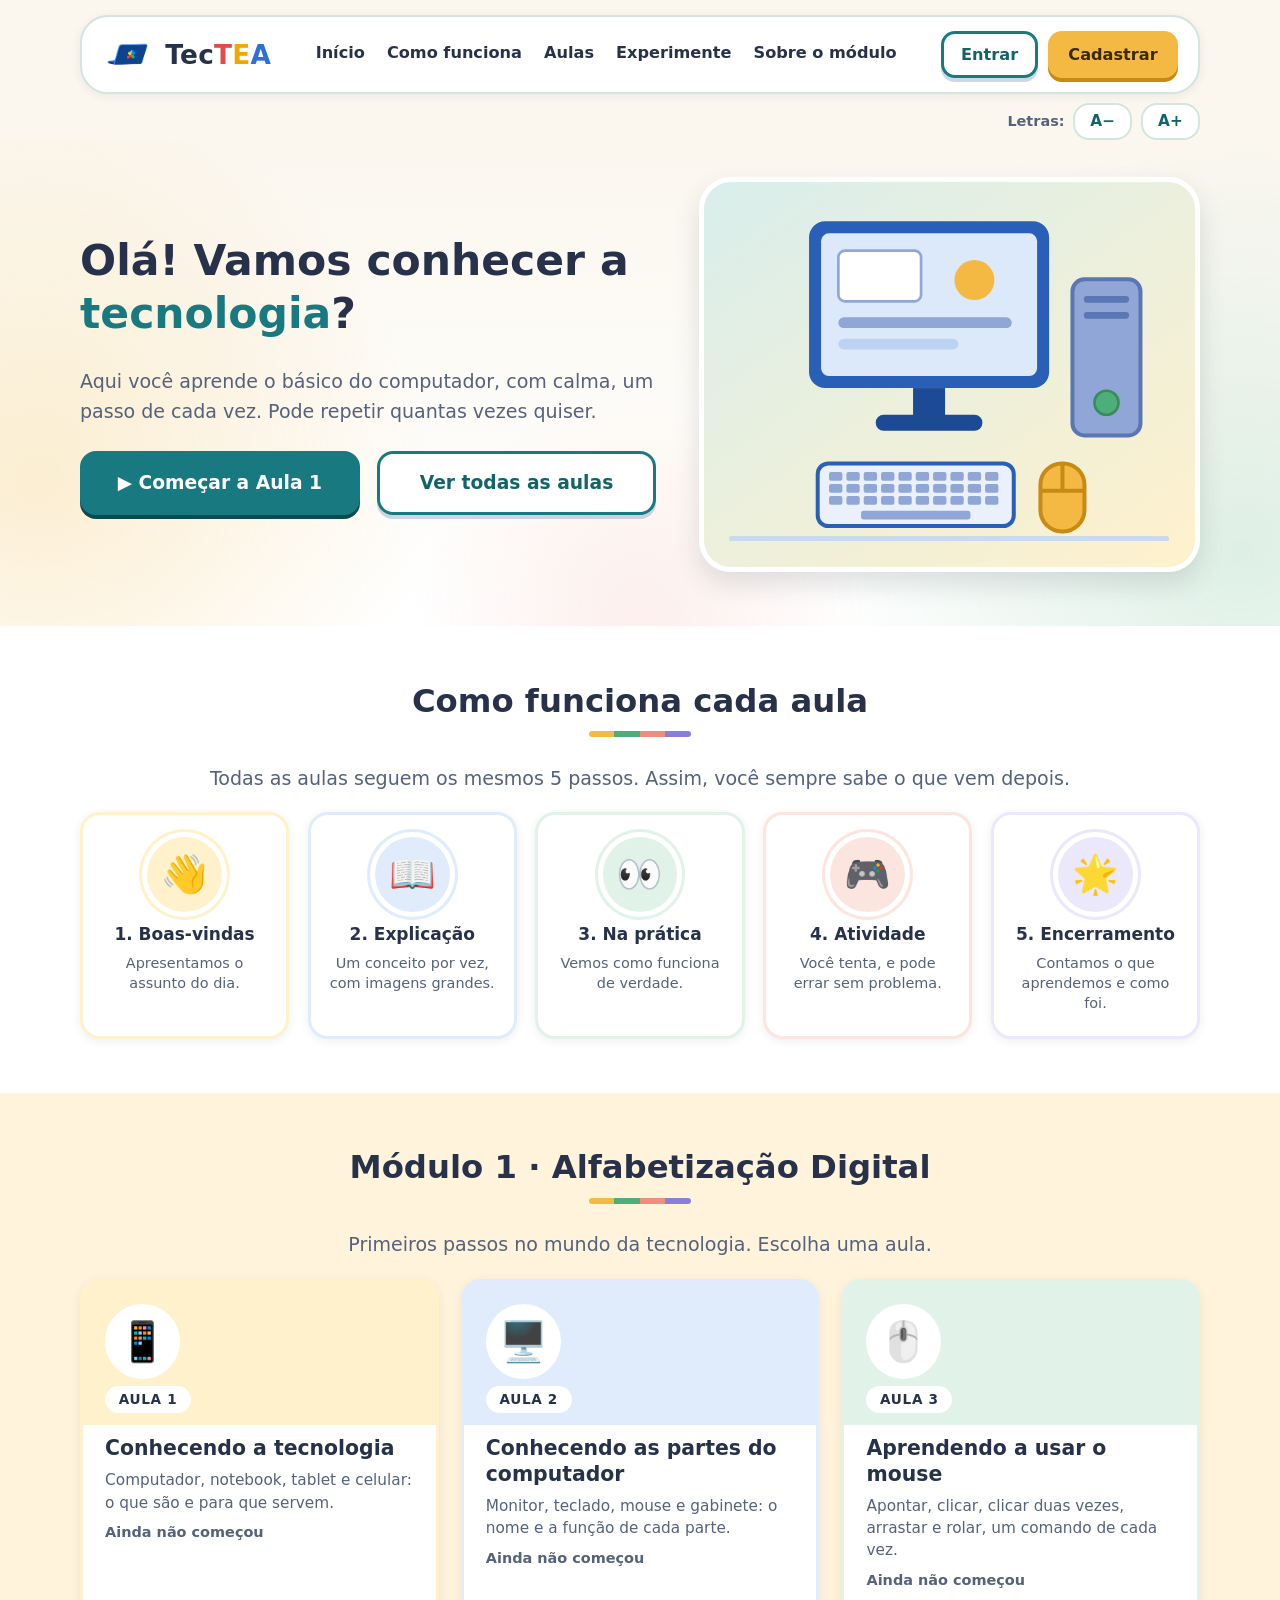
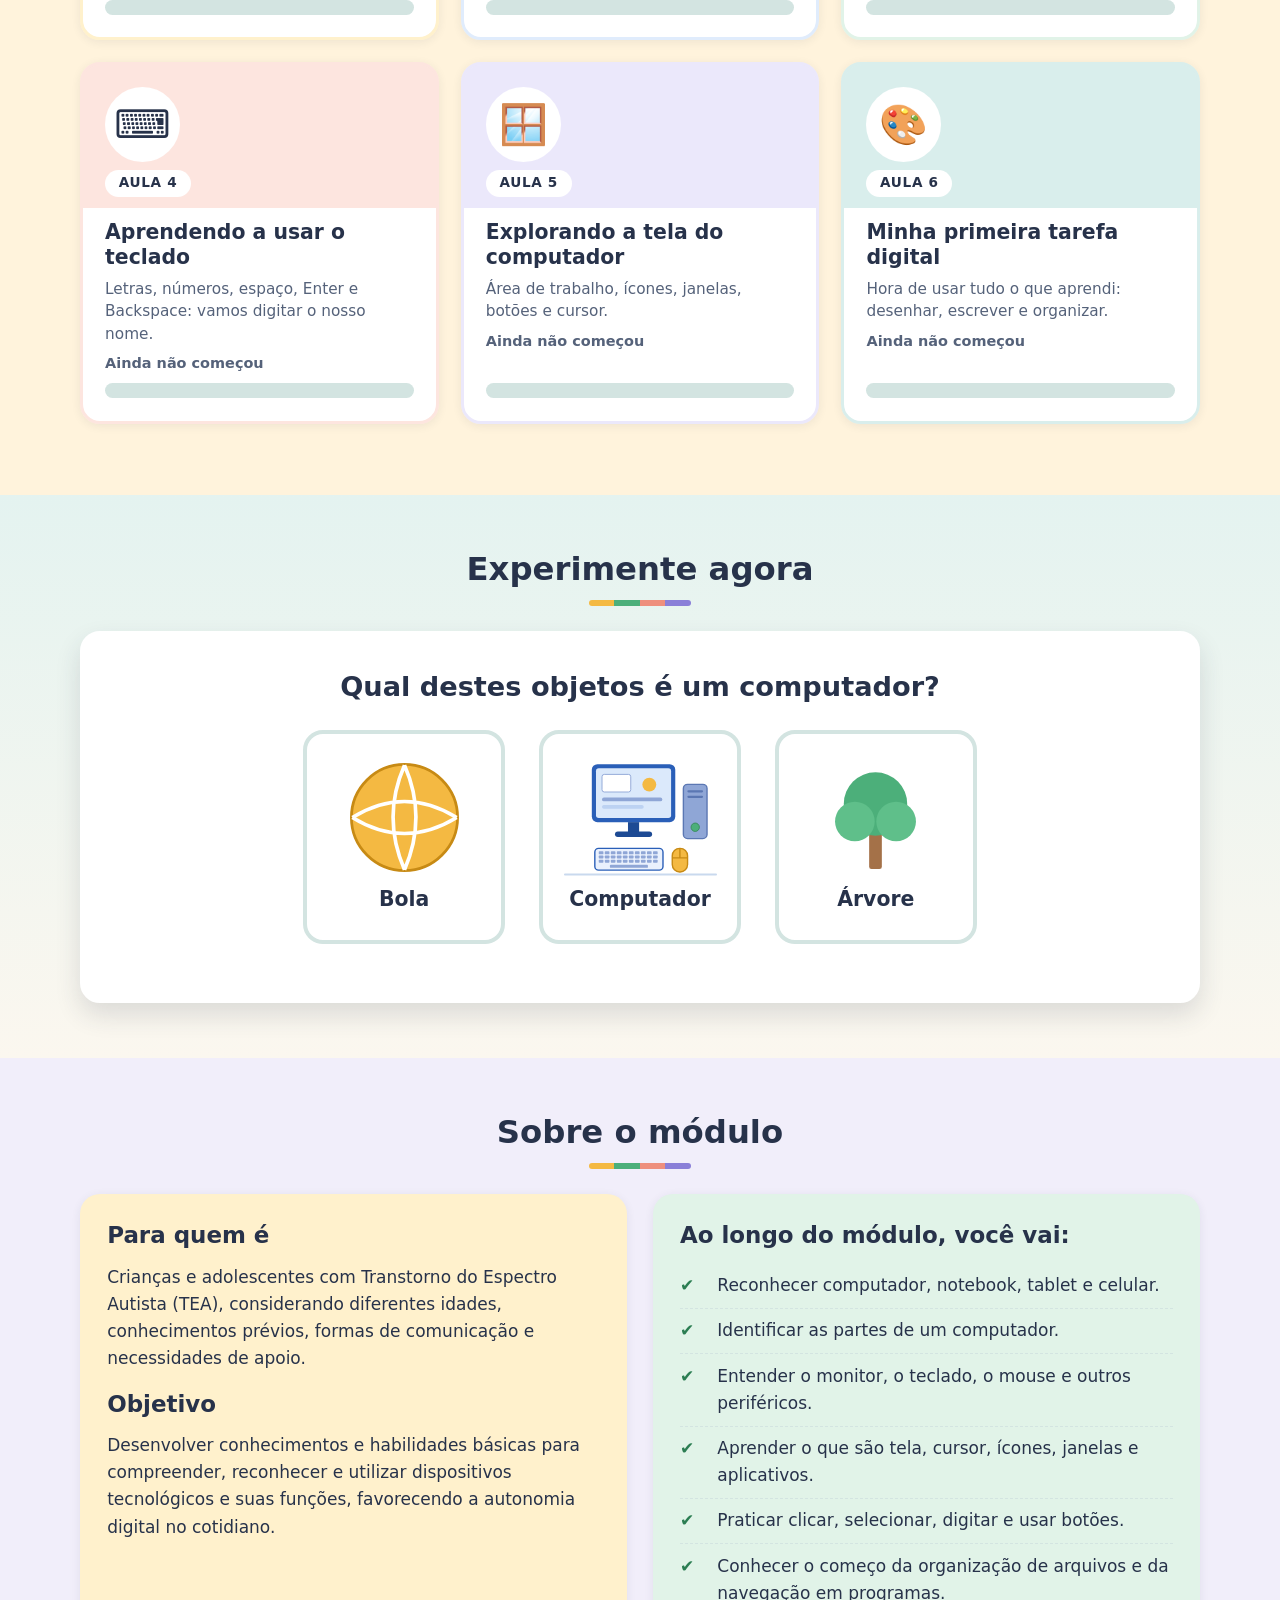
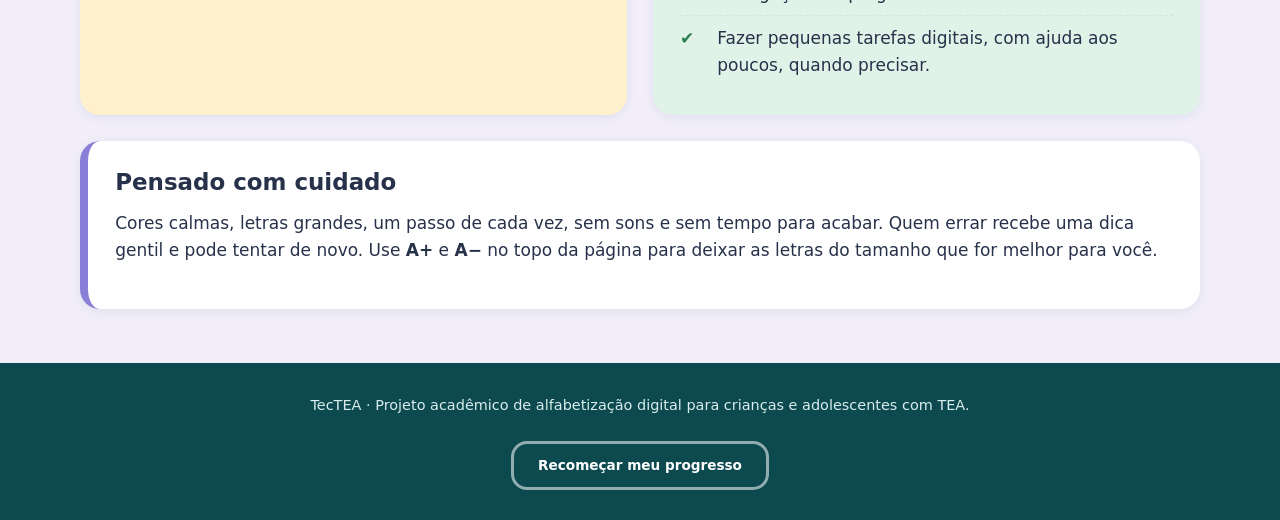
<file: index.html>
<!DOCTYPE html>
<html lang="pt-BR">
<head>
  <meta charset="UTF-8">
  <meta name="viewport" content="width=device-width, initial-scale=1">
  <title>TecTEA · Aprendendo tecnologia no seu ritmo</title>
  <meta name="theme-color" content="#2a5fb8">
  <meta name="description" content="Mini curso de alfabetização digital para crianças e adolescentes com Transtorno do Espectro Autista (TEA).">
  <link rel="icon" href="assets/logo.png">
  <link rel="stylesheet" href="css/style.css?v=4">
</head>
<body>

  <div id="site-header"></div>

  <main id="conteudo">

    <!-- 1. BOAS-VINDAS -->
    <section class="hero" id="inicio" aria-labelledby="t-hero">
      <div class="container hero-grid">
        <div>
          <h1 id="t-hero">Olá! Vamos conhecer a <span class="hl">tecnologia</span>?</h1>
          <p class="lead">Aqui você aprende o básico do computador, com calma, um passo de cada vez. Pode repetir quantas vezes quiser.</p>
          <div class="hero-actions">
            <a class="btn btn-primary btn-big" href="aula.html?id=1">▶ Começar a Aula 1</a>
            <a class="btn btn-big" href="#aulas">Ver todas as aulas</a>
          </div>
        </div>
        <div class="hero-art" data-img="computador" role="img" aria-label="Desenho de um computador com monitor, teclado, mouse e gabinete"></div>
      </div>
    </section>

    <!-- 2. COMO FUNCIONA -->
    <section class="section" id="como-funciona" aria-labelledby="t-como">
      <div class="container">
        <h2 class="section-title" id="t-como">Como funciona cada aula</h2>
        <p class="lead" style="text-align:center">Todas as aulas seguem os mesmos 5 passos. Assim, você sempre sabe o que vem depois.</p>
        <ol class="steps-grid">
          <li class="step-card"><span class="big-emoji" aria-hidden="true">👋</span><b>1. Boas-vindas</b><span class="sm">Apresentamos o assunto do dia.</span></li>
          <li class="step-card"><span class="big-emoji" aria-hidden="true">📖</span><b>2. Explicação</b><span class="sm">Um conceito por vez, com imagens grandes.</span></li>
          <li class="step-card"><span class="big-emoji" aria-hidden="true">👀</span><b>3. Na prática</b><span class="sm">Vemos como funciona de verdade.</span></li>
          <li class="step-card"><span class="big-emoji" aria-hidden="true">🎮</span><b>4. Atividade</b><span class="sm">Você tenta, e pode errar sem problema.</span></li>
          <li class="step-card"><span class="big-emoji" aria-hidden="true">🌟</span><b>5. Encerramento</b><span class="sm">Contamos o que aprendemos e como foi.</span></li>
        </ol>
      </div>
    </section>

    <!-- 3. AULAS -->
    <section class="section alt" id="aulas" aria-labelledby="t-aulas">
      <div class="container">
        <h2 class="section-title" id="t-aulas">Módulo 1 · Alfabetização Digital</h2>
        <p class="lead" style="text-align:center">Primeiros passos no mundo da tecnologia. Escolha uma aula.</p>
        <ul class="aulas-grid" id="lista-aulas" style="list-style:none;padding:0"></ul>
      </div>
    </section>

    <!-- 4. EXERCÍCIO PARA EXPERIMENTAR -->
    <section class="section" id="experimente" aria-labelledby="t-exp">
      <div class="container">
        <h2 class="section-title" id="t-exp">Experimente agora</h2>
        <div class="card">
          <div id="mini-exercicio"></div>
        </div>
      </div>
    </section>

    <!-- 5. SOBRE O MÓDULO -->
    <section class="section alt" id="sobre" aria-labelledby="t-sobre">
      <div class="container">
        <h2 class="section-title" id="t-sobre">Sobre o módulo</h2>
        <div class="about-grid">
          <div class="card">
            <h3>Para quem é</h3>
            <p>Crianças e adolescentes com Transtorno do Espectro Autista (TEA), considerando diferentes idades, conhecimentos prévios, formas de comunicação e necessidades de apoio.</p>
            <h3>Objetivo</h3>
            <p>Desenvolver conhecimentos e habilidades básicas para compreender, reconhecer e utilizar dispositivos tecnológicos e suas funções, favorecendo a autonomia digital no cotidiano.</p>
          </div>
          <div class="card">
            <h3>Ao longo do módulo, você vai:</h3>
            <ul class="check-list">
              <li>Reconhecer computador, notebook, tablet e celular.</li>
              <li>Identificar as partes de um computador.</li>
              <li>Entender o monitor, o teclado, o mouse e outros periféricos.</li>
              <li>Aprender o que são tela, cursor, ícones, janelas e aplicativos.</li>
              <li>Praticar clicar, selecionar, digitar e usar botões.</li>
              <li>Conhecer o começo da organização de arquivos e da navegação em programas.</li>
              <li>Fazer pequenas tarefas digitais, com ajuda aos poucos, quando precisar.</li>
            </ul>
          </div>
        </div>
        <div class="card" style="margin-top:1.5rem">
          <h3>Pensado com cuidado</h3>
          <p>Cores calmas, letras grandes, um passo de cada vez, sem sons e sem tempo para acabar. Quem errar recebe uma dica gentil e pode tentar de novo. Use <b>A+</b> e <b>A−</b> no topo da página para deixar as letras do tamanho que for melhor para você.</p>
        </div>
      </div>
    </section>

  </main>

  <div id="site-footer"></div>

  <script src="js/svgs.js?v=3"></script>
  <script src="js/common.js?v=3"></script>
  <script src="js/activities.js?v=3"></script>
  <script src="js/aulas.js?v=3"></script>
  <script src="js/home.js?v=3"></script>
  <noscript><p style="padding:1rem">Este site precisa de JavaScript para mostrar as aulas e atividades.</p></noscript>
</body>
</html>
</file>
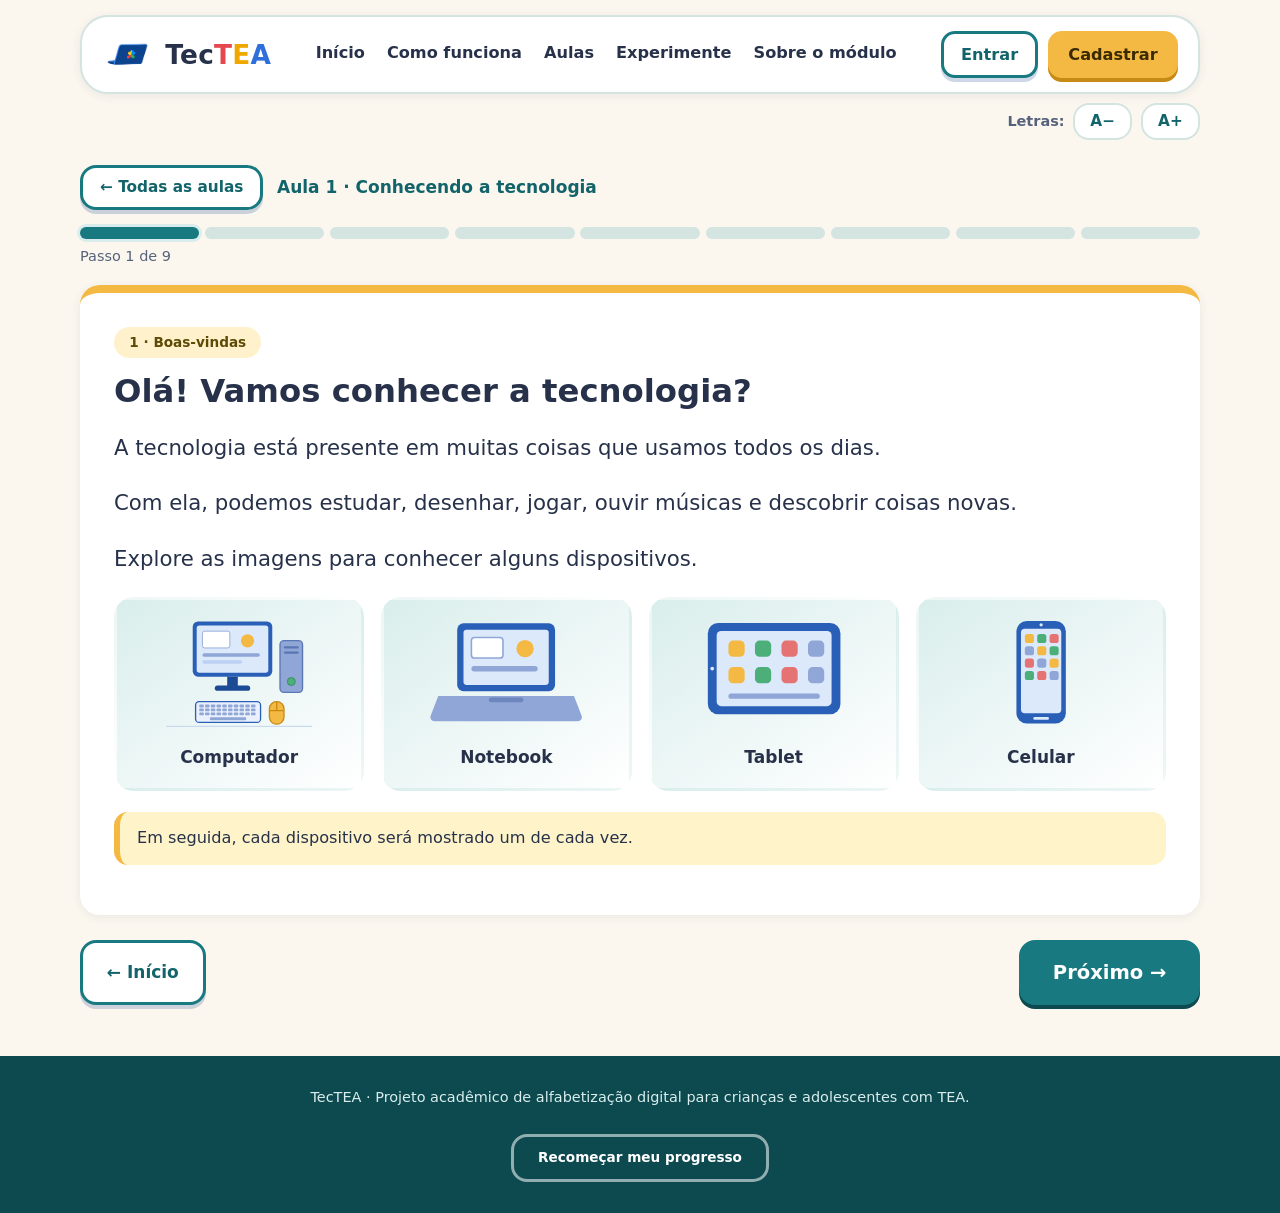
<file: aula.html>
<!DOCTYPE html>
<html lang="pt-BR">
<head>
  <meta charset="UTF-8">
  <meta name="viewport" content="width=device-width, initial-scale=1">
  <title>Aula · TecTEA</title>
  <link rel="icon" href="assets/logo.png">
  <link rel="stylesheet" href="css/style.css">
</head>
<body>

  <div id="site-header"></div>

  <!-- O conteúdo da aula é montado por js/aula.js a partir de js/aulas.js -->
  <main id="conteudo"></main>

  <div id="site-footer"></div>

  <script src="js/svgs.js"></script>
  <script src="js/common.js"></script>
  <script src="js/activities.js"></script>
  <script src="js/aulas.js"></script>
  <script src="js/aula.js"></script>
  <noscript><p style="padding:1rem">Este site precisa de JavaScript para mostrar as aulas e atividades.</p></noscript>
</body>
</html>
</file>
<file: css/style.css>
/* ==========================================================
   TecTEA - estilos
   Princípios: cores acolhedoras, letras grandes, bastante espaço,
   um assunto por vez, sem vermelho de "erro", sem piscar.
   ========================================================== */

:root {
  --bg: #fbf7ef;
  --bg-warm: #fff3dc;
  --bg-mint: #e4f3f0;
  --bg-lilac: #f1eefa;
  --card: #ffffff;
  --ink: #27324a;
  --muted: #55627a;
  --primary: #187a80;
  --primary-dark: #12636a;
  --primary-deep: #0d4a50;
  --soft: #d9eeec;
  --line: #d3e4e1;
  --good: #2b7d52;
  --good-bg: #e1f3e8;
  --hint-bg: #fff3c9;
  --hint-line: #e0bf4e;

  /* cores de apoio (puzzle da logo, em tons suaves) */
  --yellow: #f4b942;
  --yellow-soft: #fff1cc;
  --yellow-dark: #c78a14;
  --green: #4caf7a;
  --coral: #ee8f7d;
  --coral-soft: #fde5df;
  --purple: #8a7fd8;
  --purple-soft: #ebe8fb;
  --blue: #3f7fe0;
  --blue-soft: #e0ecfc;
  --Y: #f4b942;

  /* cores do TEA (quebra-cabeça do autismo) */
  --tea-t: #e5484d;
  --tea-e: #f0a800;
  --tea-a: #2f6fdb;

  --radius: 20px;
  --shadow: 0 2px 10px rgba(39, 50, 74, .08);
  --shadow-lift: 0 12px 26px rgba(39, 50, 74, .14);
}

*, *::before, *::after { box-sizing: border-box; }
[hidden] { display: none !important; }

html { font-size: 17px; -webkit-text-size-adjust: 100%; }

body {
  margin: 0;
  font-family: Verdana, Tahoma, "Segoe UI", system-ui, sans-serif;
  line-height: 1.6;
  color: var(--ink);
  background: var(--bg);
  overflow-x: hidden;
}

h1, h2, h3 { line-height: 1.25; margin: 0 0 .6em; }
h1 { font-size: clamp(1.9rem, 1.4rem + 2vw, 2.5rem); }
h2 { font-size: clamp(1.5rem, 1.2rem + 1.2vw, 1.9rem); }
h3 { font-size: 1.35rem; }
p { margin: 0 0 1em; }
img, svg { max-width: 100%; }
a { color: var(--primary-dark); }

.container { width: min(1120px, 100% - 2.5rem); margin-inline: auto; }

:focus-visible { outline: 4px solid var(--primary-dark); outline-offset: 3px; border-radius: 8px; }
.site-footer :focus-visible { outline-color: #fff; }

.skip { position: absolute; left: -999px; top: 0; background: #fff; padding: .6rem 1rem; z-index: 100; }
.skip:focus { left: 1rem; top: 1rem; }

/* ---------- Cabeçalho: cartão branco flutuante ---------- */
.site-header { background: var(--bg); padding-top: .9rem; position: relative; z-index: 10; }
.header-row {
  display: flex; flex-wrap: wrap; align-items: center; gap: .6rem 1rem;
  padding: .7rem 1.2rem; background: #fff; border: 2px solid var(--line);
  border-radius: 28px; box-shadow: var(--shadow);
}
.brand { display: flex; align-items: center; gap: .7rem; text-decoration: none; color: var(--ink); font-weight: 800; font-size: 1.55rem; letter-spacing: .01em; flex: none; }
.brand img { width: 3rem; height: 3rem; }
.brand-name { display: inline-flex; }
.brand .tea i { font-style: normal; }
.brand .tea .t { color: #e5484d; color: var(--tea-t); -webkit-text-fill-color: currentColor; }
.brand .tea .e { color: #f0a800; color: var(--tea-e); -webkit-text-fill-color: currentColor; }
.brand .tea .a { color: #2f6fdb; color: var(--tea-a); -webkit-text-fill-color: currentColor; }
.main-nav { flex: 1 1 0; min-width: 0; }
.nav { display: flex; justify-content: center; flex-wrap: nowrap; gap: .1rem; list-style: none; margin: 0; padding: 0; }
.nav li { --nc: var(--primary); }
.nav li:nth-child(1) { --nc: var(--yellow); }
.nav li:nth-child(2) { --nc: var(--coral); }
.nav li:nth-child(3) { --nc: var(--green); }
.nav li:nth-child(4) { --nc: var(--purple); }
.nav li:nth-child(5) { --nc: var(--blue); }
.nav a { position: relative; display: block; padding: .5rem .6rem .7rem; white-space: nowrap; color: var(--ink); text-decoration: none; font-size: .95rem; font-weight: 700; }
.nav a::after { content: ""; position: absolute; left: .6rem; right: .6rem; bottom: .25rem; height: 4px; border-radius: 99px; background: var(--nc); opacity: 0; transition: opacity .15s; }
.nav a:hover::after, .nav a:focus-visible::after { opacity: 1; }
.auth { margin-left: auto; display: flex; gap: .6rem; flex: none; }
.auth .btn { min-height: 2.8rem; padding: .35rem 1rem; font-size: .95rem; border-radius: 14px; }
.auth .btn-primary { background: var(--yellow); border-color: var(--yellow); color: #3a2a00; box-shadow: 0 4px 0 var(--yellow-dark); }
.auth .btn-primary:hover { background: #ffc85c; }

/* tamanho das letras: discreto, logo abaixo do cartão, à direita */
.a11y-bar { background: transparent; }
.a11y-row { display: flex; flex-wrap: wrap; align-items: center; justify-content: flex-end; gap: .5rem; padding: .5rem 0 0; font-size: .85rem; font-weight: 700; color: var(--muted); }
.a11y-row .btn { min-height: 2.2rem; padding: .15rem .9rem; font-size: .9rem; border-width: 2px; border-color: var(--line); box-shadow: none; }

/* ---------- Botões ---------- */
.btn {
  display: inline-flex; align-items: center; justify-content: center; gap: .5rem;
  min-height: 3.1rem; padding: .6rem 1.4rem;
  font: inherit; font-weight: 700; font-size: 1rem; text-decoration: none; text-align: center;
  border: 3px solid var(--primary); border-radius: 16px;
  background: #fff; color: var(--primary-dark); cursor: pointer;
  box-shadow: 0 4px 0 rgba(29, 74, 148, .22);
  transition: background .15s, transform .15s, box-shadow .15s;
}
.btn:hover { background: var(--soft); transform: translateY(-1px); }
.btn:active { transform: translateY(3px); box-shadow: 0 1px 0 rgba(29, 74, 148, .22); }
.btn-primary { background: var(--primary); color: #fff; box-shadow: 0 4px 0 var(--primary-deep); }
.btn-primary:hover { background: var(--primary-dark); }
.btn-primary:active { box-shadow: 0 1px 0 var(--primary-deep); }
.btn-ghost { border-color: var(--line); box-shadow: none; }
.btn-big { min-height: 3.8rem; font-size: 1.15rem; padding: .8rem 1.8rem; }
.btn[disabled], .btn[aria-disabled="true"] { opacity: .5; cursor: not-allowed; }
.btn[aria-pressed="true"] { background: var(--soft); }

/* ---------- Seções da página inicial ---------- */
.section { padding: 3.2rem 0; }
.section.alt { background: var(--bg-warm); }
#como-funciona { background: #fff; }
#experimente { background: linear-gradient(180deg, var(--bg-mint) 0%, var(--bg) 100%); }
#sobre.alt { background: var(--bg-lilac); }
.section-title { text-align: center; margin-bottom: 1.5rem; }
.section-title::after {
  content: ""; display: block; width: 6rem; height: 6px; margin: .6rem auto 0; border-radius: 99px;
  background: linear-gradient(90deg, var(--yellow) 0 25%, var(--green) 25% 50%, var(--coral) 50% 75%, var(--purple) 75% 100%);
}
.lead { font-size: 1.12rem; color: var(--muted); }

.hero {
  padding: 2.2rem 0 3.2rem;
  background:
    radial-gradient(circle at 3% 70%, rgba(244, 185, 66, .22), transparent 30%),
    radial-gradient(circle at 97% 85%, rgba(76, 175, 122, .18), transparent 32%),
    radial-gradient(circle at 50% 100%, rgba(238, 143, 125, .14), transparent 28%),
    linear-gradient(180deg, var(--bg) 0%, #fff 100%);
}
.hero-grid { display: grid; grid-template-columns: 1.15fr 1fr; gap: 2.5rem; align-items: center; }
.hl { color: var(--primary); }
.hero-art {
  background: linear-gradient(145deg, var(--soft) 0%, var(--yellow-soft) 100%);
  border: 5px solid #fff; border-radius: 32px; padding: 1.5rem; box-shadow: var(--shadow-lift);
}
.hero-art svg { width: 100%; height: auto; display: block; }
.hero-actions { display: flex; flex-wrap: wrap; gap: 1rem; margin-top: 1.4rem; }
.hero-actions .btn { flex: 1 1 14rem; max-width: 19rem; padding-inline: 1rem; font-size: 1.1rem; white-space: nowrap; }

.steps-grid { display: grid; grid-template-columns: repeat(auto-fit, minmax(10.5rem, 1fr)); gap: 1.1rem; margin: 0; padding: 0; list-style: none; }
.step-card {
  --c: var(--primary); --cs: var(--soft);
  background: var(--card); border-radius: var(--radius); box-shadow: var(--shadow);
  border: 3px solid var(--cs); padding: 1.3rem 1rem; text-align: center;
  transition: transform .2s, box-shadow .2s;
}
.step-card:hover { transform: translateY(-4px); box-shadow: var(--shadow-lift); }
.step-card:nth-child(1) { --c: var(--yellow); --cs: var(--yellow-soft); }
.step-card:nth-child(2) { --c: var(--blue); --cs: var(--blue-soft); }
.step-card:nth-child(3) { --c: var(--green); --cs: var(--good-bg); }
.step-card:nth-child(4) { --c: var(--coral); --cs: var(--coral-soft); }
.step-card:nth-child(5) { --c: var(--purple); --cs: var(--purple-soft); }
.step-card .big-emoji { display: grid; place-items: center; width: 4.4rem; height: 4.4rem; margin: 0 auto .5rem; border-radius: 50%; background: var(--cs); box-shadow: 0 0 0 5px #fff, 0 0 0 8px var(--cs); font-size: 2.2rem; line-height: 1; }
.step-card b { display: block; margin: .3rem 0; }
.step-card span.sm { font-size: .85rem; color: var(--muted); display: block; line-height: 1.4; }

.about-grid { display: grid; grid-template-columns: 1fr 1fr; gap: 1.5rem; }
.card { background: var(--card); border-radius: var(--radius); box-shadow: var(--shadow); padding: 1.6rem; }
.about-grid .card:nth-child(1) { background: var(--yellow-soft); }
.about-grid .card:nth-child(2) { background: var(--good-bg); }
#sobre .container > .card { border-left: 8px solid var(--purple); }
.check-list { list-style: none; padding: 0; margin: 0; }
.check-list li { padding: .5rem 0 .5rem 2.2rem; position: relative; border-bottom: 1px dashed var(--line); }
.check-list li:last-child { border-bottom: 0; }
.check-list li::before { content: "✔"; position: absolute; left: 0; color: var(--good); font-weight: 700; }

.aulas-grid { display: grid; grid-template-columns: repeat(auto-fit, minmax(16rem, 1fr)); gap: 1.3rem; }
.aula-card {
  --c: var(--primary); --cs: var(--soft);
  display: flex; flex-direction: column; gap: .45rem; height: 100%;
  background: linear-gradient(180deg, var(--cs) 0, var(--cs) 8.4rem, #fff 8.4rem); border: 3px solid var(--cs);
  border-radius: var(--radius); box-shadow: var(--shadow); padding: 1.3rem;
  text-decoration: none; color: var(--ink);
  transition: transform .2s, box-shadow .2s, border-color .2s;
}
.aula-card:hover { border-color: var(--c); transform: translateY(-5px); box-shadow: var(--shadow-lift); }
.aulas-grid li:nth-child(6n+1) .aula-card { --c: var(--yellow); --cs: var(--yellow-soft); }
.aulas-grid li:nth-child(6n+2) .aula-card { --c: var(--blue); --cs: var(--blue-soft); }
.aulas-grid li:nth-child(6n+3) .aula-card { --c: var(--green); --cs: var(--good-bg); }
.aulas-grid li:nth-child(6n+4) .aula-card { --c: var(--coral); --cs: var(--coral-soft); }
.aulas-grid li:nth-child(6n+5) .aula-card { --c: var(--purple); --cs: var(--purple-soft); }
.aulas-grid li:nth-child(6n+6) .aula-card { --c: var(--primary); --cs: var(--soft); }
.aula-card .big-emoji { display: grid; place-items: center; width: 4.4rem; height: 4.4rem; border-radius: 50%; background: #fff; font-size: 2.3rem; line-height: 1; }
.aula-card .num { align-self: flex-start; background: #fff; font-size: .8rem; font-weight: 700; color: var(--ink); text-transform: uppercase; letter-spacing: .05em; padding: .15rem .8rem; border-radius: 99px; }
.aula-card h3 { margin: .9rem 0 0; font-size: 1.2rem; }
.aula-card p { margin: 0; font-size: .9rem; color: var(--muted); line-height: 1.45; }
.bar { height: .9rem; background: var(--line); border-radius: 99px; overflow: hidden; margin-top: auto; }
.bar > i { display: block; height: 100%; width: var(--p, 0%); background: var(--good); border-radius: 99px; }
.aula-status { font-size: .85rem; font-weight: 700; color: var(--muted); }

/* ---------- Experimente agora: cards bem separados ---------- */
#experimente .card { padding: 2rem 1.8rem 2.2rem; border: 5px solid #fff; box-shadow: var(--shadow-lift); }
#mini-exercicio .prompt { text-align: center; margin-bottom: 1.2rem; }
#mini-exercicio .opts { justify-content: center; gap: 2rem; margin: 1.5rem 0 1rem; }
#mini-exercicio .opt { min-width: 11.5rem; padding: 1.4rem 1.2rem; }
#mini-exercicio .opt-img { width: 9rem; height: 7rem; }
#mini-exercicio .feedback { text-align: center; }

/* ---------- Rodapé ---------- */
.site-footer { background: var(--primary-deep); color: #d9eeec; padding: 1.8rem 0; font-size: .85rem; text-align: center; }
.site-footer .btn { min-height: 2.4rem; font-size: .8rem; margin-top: .6rem; }
.site-footer .btn-ghost { background: transparent; color: #fff; border-color: rgba(255, 255, 255, .55); box-shadow: none; }
.site-footer .btn-ghost:hover { background: rgba(255, 255, 255, .15); }

/* ---------- Página da aula ---------- */
.aula-page { padding: 1.5rem 0 3rem; }
.crumbs { display: flex; flex-wrap: wrap; align-items: center; gap: .8rem; margin-bottom: 1rem; }
.crumbs .btn { min-height: 2.6rem; font-size: .9rem; padding: .3rem 1rem; }
.crumbs .aula-name { font-weight: 700; color: var(--primary-dark); }
.segs { display: flex; gap: .35rem; list-style: none; margin: 0 0 .4rem; padding: 0; }
.segs li { flex: 1; height: .7rem; border-radius: 99px; background: var(--line); }
.segs li.is-done { background: #8cc9a7; }
.segs li.is-current { background: var(--primary); }
.step-count { font-size: .85rem; color: var(--muted); margin-bottom: 1rem; }

.stage { padding: 2rem; min-height: 22rem; }
.chip { display: inline-block; background: var(--soft); color: var(--primary-dark); font-weight: 700; font-size: .8rem; padding: .25rem .9rem; border-radius: 99px; margin-bottom: .8rem; }
.stage h2 { outline: none; }
.stage .big-text { font-size: 1.25rem; }
.stage .lead-line { font-size: 1.15rem; background: var(--bg-warm); border-left: 6px solid var(--Y, #f4b942); padding: .8rem 1rem; border-radius: 12px; margin-bottom: 1.2rem; }

.learn { display: grid; grid-template-columns: 1fr 1fr; gap: 2rem; align-items: center; }
.learn .pic { background: var(--soft); border-radius: 28px; padding: 1.5rem; }
.learn .pic svg { width: 100%; height: 14rem; display: block; }
.note { background: var(--hint-bg); border-radius: 14px; padding: .8rem 1rem; font-size: .95rem; }

.gallery { display: grid; grid-template-columns: repeat(auto-fit, minmax(9rem, 1fr)); gap: 1rem; margin: 1.2rem 0; }
.gallery button { display: flex; flex-direction: column; align-items: center; gap: .5rem; background: var(--soft); border: 3px solid transparent; border-radius: var(--radius); padding: 1rem; font: inherit; font-weight: 700; color: var(--ink); cursor: pointer; }
.gallery button:hover { border-color: var(--primary); }
.gallery svg { width: 100%; height: 6.5rem; }

.defs { display: grid; gap: 1rem; margin-top: 1rem; }
.def { display: grid; grid-template-columns: 8rem 1fr; gap: 1rem; align-items: center; background: var(--bg); border-radius: var(--radius); padding: 1rem 1.2rem; }
.def .term { text-align: center; font-weight: 700; }
.def .term .big-emoji { font-size: 2.4rem; display: block; line-height: 1.2; }
.keycap { display: inline-block; min-width: 3rem; padding: .4rem .8rem; background: #fff; border: 3px solid var(--primary); border-bottom-width: 7px; border-radius: 12px; font-weight: 700; font-size: 1.05rem; }
.adult { margin-top: 1.4rem; font-size: .85rem; color: var(--muted); }
.adult summary { cursor: pointer; }

.nav-buttons { display: flex; justify-content: space-between; gap: 1rem; margin-top: 1.5rem; flex-wrap: wrap; }

/* ---------- Atividades ---------- */
.activity { margin-top: .5rem; }
.prompt { font-size: 1.6rem; margin-bottom: .8rem; }
.counter { font-size: .85rem; font-weight: 700; color: var(--muted); margin-bottom: .2rem; }
.how { font-size: .9rem; color: var(--muted); }
.display { text-align: center; margin: 1rem 0; }
.display svg { max-height: 12rem; width: auto; max-width: 100%; }
.bigword { font-size: 3.6rem; font-weight: 700; letter-spacing: .3em; color: var(--primary-dark); }

.opts { display: flex; flex-wrap: wrap; gap: 1rem; margin: 1rem 0; }
.opt, .piece {
  display: flex; flex-direction: column; align-items: center; justify-content: center; gap: .4rem;
  min-width: 9rem; padding: 1rem; background: #fff; color: var(--ink);
  border: 4px solid var(--line); border-radius: var(--radius);
  font: inherit; font-size: 1.2rem; font-weight: 700; cursor: pointer;
}
.opt:hover:not([disabled]), .piece:hover { border-color: var(--primary); }
.opt-img { display: block; width: 8rem; height: 6rem; }
.opt-img svg { width: 100%; height: 100%; }
.opt.is-ok { border-color: var(--good); background: var(--good-bg); }
.opt.is-ok::after { content: "✔ Certo!"; font-size: .9rem; color: var(--good); }
.opt.is-retry { border-color: var(--hint-line); background: var(--hint-bg); opacity: .8; }
.opt.is-on { border-color: var(--primary); background: var(--soft); }
.opt.is-on::after { content: "✔ Escolhido"; font-size: .85rem; color: var(--primary-dark); }
.opt[disabled] { cursor: default; color: var(--ink); }
.emoji { font-size: 3.6rem; line-height: 6rem; display: block; text-align: center; }
.opt-label { text-align: center; }

.feedback { min-height: 3.4rem; margin: 1rem 0 0; padding: .8rem 1.1rem; border-radius: 14px; font-size: 1.1rem; font-weight: 600; background: transparent; }
.feedback:empty { padding: 0; min-height: 0; }
.feedback.ok { background: var(--good-bg); color: #1c5a3a; }
.feedback.ok::before { content: "🌟 "; }
.feedback.retry { background: var(--hint-bg); color: #5c4a05; }
.feedback.retry::before { content: "💡 "; }
.feedback.info { background: var(--soft); color: var(--primary-dark); }

.done-badge { display: inline-block; background: var(--good-bg); color: #1c5a3a; font-weight: 700; font-size: .85rem; padding: .25rem .9rem; border-radius: 99px; margin-left: .5rem; }

/* Arrastar e soltar / montar */
.tray { display: flex; flex-wrap: wrap; gap: 1rem; padding: 1rem; background: var(--bg); border-radius: var(--radius); margin: 1rem 0; min-height: 8rem; }
.piece { touch-action: none; user-select: none; -webkit-user-select: none; }
.piece.is-selected { border-color: var(--primary); background: var(--soft); }
.piece.dragging { opacity: .35; }
.piece.ghost { position: fixed; z-index: 90; pointer-events: none; transform: translate(-50%, -50%); box-shadow: 0 8px 24px rgba(0,0,0,.2); }
.scene-wrap { display: grid; grid-template-columns: minmax(0, 1fr) minmax(0, 1.3fr); gap: 1.5rem; align-items: start; }
.scene-wrap figure { margin: 0; background: var(--soft); border-radius: var(--radius); padding: 1rem; text-align: center; font-size: .85rem; font-weight: 700; }
.scene-wrap figure svg { width: 100%; height: auto; }
.board.scene { display: grid; grid-template-columns: 1fr 1fr; grid-template-areas: "monitor monitor" "teclado mouse"; gap: 1rem; }
.board.bins { display: grid; grid-template-columns: repeat(auto-fit, minmax(13rem, 1fr)); gap: 1rem; }
.slot {
  display: flex; flex-direction: column; align-items: center; justify-content: center; gap: .3rem;
  min-height: 8rem; padding: .8rem; font: inherit; font-weight: 700; color: var(--ink);
  background: #f7fbff; border: 4px dashed var(--line); border-radius: var(--radius); cursor: pointer;
}
.slot:hover { border-color: var(--primary); }
.slot.is-filled { border-style: solid; border-color: var(--good); background: var(--good-bg); cursor: default; }
.sil { display: block; width: 100%; height: 5.5rem; opacity: .3; }
.sil svg { width: 100%; height: 100%; }
.sil .emoji { font-size: 3.2rem; line-height: 5.5rem; }
.placed { display: flex; flex-wrap: wrap; gap: .5rem; justify-content: center; }
.placed .mini { display: block; width: 4.2rem; height: 4.2rem; }
.placed .mini svg { width: 100%; height: 100%; }
.placed .mini .emoji { font-size: 2.6rem; line-height: 4.2rem; }
.board.scene .placed .mini { width: 100%; height: 6rem; }
.board.scene .placed { width: 100%; }

/* Teclado virtual */
.vk { display: flex; flex-direction: column; gap: .4rem; margin: 1rem 0; padding: .8rem; background: var(--soft); border-radius: var(--radius); }
.vk-row { display: flex; gap: .4rem; justify-content: center; }
.vk-key { flex: 1 1 0; min-width: 0; max-width: 3.6rem; min-height: 3rem; font: inherit; font-weight: 700; font-size: .95rem; background: #fff; color: var(--ink); border: 3px solid var(--primary); border-bottom-width: 6px; border-radius: 10px; cursor: pointer; padding: 0; }
.vk-key:hover { background: #f1f7ff; }
.vk-key:active { border-bottom-width: 3px; }
.vk-key.vk-wide { max-width: 7rem; flex: 2 1 0; font-size: .8rem; }
.vk-key.vk-space { max-width: none; flex: 6 1 0; }
.vk-key.is-on { background: var(--primary); color: #fff; }
.vk-key.is-hint { background: var(--hint-bg); border-color: var(--hint-line); }
.vk-key.is-found { background: var(--good-bg); border-color: var(--good); }
.bigtext { width: 100%; font: inherit; font-size: 2rem; font-weight: 700; padding: .6rem 1rem; border: 4px solid var(--primary); border-radius: 16px; background: #fff; color: var(--ink); }
.paper { background: #fffef8; }
.word-row { display: flex; gap: .6rem; justify-content: center; margin: .6rem 0; }
.word-row span { width: 3.6rem; height: 4.2rem; display: grid; place-items: center; font-size: 2.4rem; font-weight: 700; background: #fff; border: 4px solid var(--line); border-radius: 14px; }
.word-row span.is-now { border-color: var(--primary); background: var(--soft); }
.word-row span.is-found { border-color: var(--good); background: var(--good-bg); color: var(--good); }
.checks { list-style: none; padding: 0; margin: .6rem 0 1rem; display: grid; gap: .3rem; }
.checks li { padding-left: 2.2rem; position: relative; font-size: 1rem; }
.checks li::before { content: "○"; position: absolute; left: .3rem; color: var(--muted); font-weight: 700; }
.checks li.is-ok { color: var(--good); font-weight: 700; }
.checks li.is-ok::before { content: "✔"; color: var(--good); }

/* Laboratório do mouse */
.lab { display: grid; place-items: center; min-height: 12rem; background: var(--bg); border: 4px dashed var(--line); border-radius: var(--radius); padding: 1rem; margin: 1rem 0; }
.lab.is-ok { border-color: var(--good); background: var(--good-bg); border-style: solid; }
.lab-target { font: inherit; font-size: 2.6rem; width: 8rem; height: 8rem; border-radius: 50%; border: 5px solid var(--primary); background: #fff; cursor: pointer; }
.lab-target.wide { width: auto; height: auto; border-radius: 20px; font-size: 1.4rem; padding: 1.2rem 2rem; font-weight: 700; }
.scrollbox { width: 100%; max-width: 24rem; height: 12rem; overflow-y: scroll; background: #fff; border: 4px solid var(--primary); border-radius: 16px; padding: 1rem; }
.scrollbox .inner { height: 36rem; display: flex; flex-direction: column; justify-content: space-between; text-align: center; font-weight: 700; }

/* Janela simulada, botões demo, desenho */
.desktop { background: #bcd2f2; border-radius: var(--radius); padding: 1rem; min-height: 16rem; margin: 1rem 0; display: grid; place-items: center; }
.win { width: min(100%, 26rem); background: #fff; border: 4px solid var(--primary); border-radius: 14px; overflow: hidden; }
.win-bar { display: flex; justify-content: space-between; align-items: center; background: var(--primary); color: #fff; padding: .4rem .8rem; font-weight: 700; }
.win-x { font: inherit; font-weight: 700; background: #fff; color: var(--primary-dark); border: 0; border-radius: 8px; width: 2.4rem; height: 2.4rem; cursor: pointer; }
.win-body { padding: 1rem; text-align: center; }
.win-body svg { height: 7rem; width: auto; }
.desktop-empty { color: var(--primary-dark); font-weight: 700; text-align: center; }
.row-btns { display: flex; flex-wrap: wrap; gap: 1rem; margin: 1rem 0; }
.demo-screen { background: var(--bg); border: 4px solid var(--line); border-radius: var(--radius); padding: 1.2rem; min-height: 10rem; margin: 1rem 0; text-align: center; }
.demo-screen .emoji { display: inline-block; font-size: 3rem; line-height: 1.3; margin: 0 .4rem; }
.palette { display: flex; flex-wrap: wrap; gap: .6rem; margin: .5rem 0 1rem; align-items: center; }
.swatch { width: 3.4rem; height: 3.4rem; border-radius: 50%; border: 4px solid #fff; box-shadow: 0 0 0 3px var(--line); cursor: pointer; }
.swatch.is-on { box-shadow: 0 0 0 5px var(--primary-dark); }
.tool { width: 4.2rem; height: 4.2rem; padding: .3rem; background: #fff; border: 4px solid var(--line); border-radius: 14px; cursor: pointer; }
.tool.is-on { border-color: var(--primary-dark); background: var(--soft); }
.tool svg { width: 100%; height: 100%; }
.canvas { background: #fff; border: 4px solid var(--primary); border-radius: 16px; touch-action: manipulation; cursor: crosshair; display: block; width: 100%; max-width: 32rem; height: auto; }

/* Hotspots */
.hot { background: var(--soft); border-radius: var(--radius); padding: 1rem; }
.hot svg { width: 100%; height: auto; max-height: 20rem; display: block; }
.hot [data-part] { cursor: pointer; outline: none; }
.hot [data-part]:hover, .hot [data-part]:focus-visible, .hot [data-part].is-on { filter: drop-shadow(0 0 6px #f4b942) drop-shadow(0 0 2px #f4b942); }
.info-panel { margin-top: 1rem; background: #fff; border-radius: var(--radius); padding: 1rem 1.2rem; border: 4px solid var(--soft); }
.info-panel h3 { margin-bottom: .2rem; }

/* Final da aula */
.faces { display: flex; flex-wrap: wrap; gap: 1rem; margin: 1rem 0; }
.faces .opt { min-width: 8rem; font-size: 1rem; }
.faces .emoji { font-size: 3rem; line-height: 1.2; }
.end-art { font-size: 4rem; text-align: center; }

/* Diálogos de login e cadastro */
dialog { border: 0; border-radius: 24px; padding: 1.8rem; width: min(30rem, calc(100% - 2rem)); font: inherit; color: var(--ink); box-shadow: 0 10px 40px rgba(0,0,0,.25); }
dialog::backdrop { background: rgba(31, 45, 74, .45); }
dialog h2 { font-size: 1.6rem; }
.field { display: block; margin-bottom: 1rem; font-weight: 700; font-size: .95rem; }
.field input { display: block; width: 100%; margin-top: .3rem; font: inherit; font-size: 1.05rem; padding: .7rem .9rem; border: 3px solid var(--line); border-radius: 12px; }
.field input:focus { border-color: var(--primary); outline: none; }
.dialog-actions { display: flex; gap: .8rem; flex-wrap: wrap; margin-top: 1rem; }


/* ---------- Acabamento colorido da página da aula e das atividades ---------- */
.stage { border-top: 8px solid var(--yellow); }
.chip { background: var(--yellow-soft); color: #5c4a05; }
.segs li.is-current { background: var(--primary); box-shadow: 0 0 0 3px var(--soft); }
.opt, .piece { transition: border-color .15s, transform .15s, background .15s; }
.opt:hover:not([disabled]), .piece:hover { transform: translateY(-3px); }
.learn .pic { background: linear-gradient(145deg, var(--soft), var(--purple-soft)); }
.gallery button { background: linear-gradient(145deg, var(--soft), #fff); }
.desktop { background: #cfe8e5; }
.note { border-left: 6px solid var(--yellow); }

/* ---------- Movimento reduzido (respeita a configuração do aparelho) ---------- */
@media (prefers-reduced-motion: reduce) {
  *, *::before, *::after { animation: none !important; transition: none !important; scroll-behavior: auto !important; transform: none !important; }
}

/* ==========================================================
   RESPONSIVO
   Telas grandes > notebook > tablet > celular > celular pequeno
   ========================================================== */

/* Telas grandes (monitor) */
@media (min-width: 1500px) {
  .container { width: min(1240px, 100% - 4rem); }
}

/* Notebook pequeno e tablet deitado: menu desce para a segunda linha */
@media (max-width: 1180px) {
  .main-nav { order: 3; flex: 1 0 100%; }
  .nav { justify-content: flex-start; }
  .auth { order: 2; }
}

/* Tablet em pé */
@media (max-width: 860px) {
  .hero-grid, .about-grid, .learn, .scene-wrap { grid-template-columns: 1fr; }
  .hero-art { max-width: 30rem; width: 100%; margin-inline: auto; }
  .section { padding: 2.4rem 0; }
  .stage { padding: 1.5rem; }
  .def { grid-template-columns: 1fr; text-align: center; }
  .learn .pic svg { height: 11rem; }
}

/* Celular */
@media (max-width: 600px) {
  .container { width: calc(100% - 1.5rem); }
  .header-row { flex-wrap: wrap; justify-content: space-between; gap: .5rem .6rem; padding: .55rem .8rem; border-radius: 22px; }
  .brand { font-size: 1.25rem; gap: .45rem; min-width: 0; }
  .brand img { width: 2.4rem; height: 2.4rem; border-radius: 12px; flex: none; }
  .auth { gap: .4rem; margin-left: 0; }
  .auth .btn { min-height: 2.4rem; padding: .2rem .7rem; font-size: .8rem; border-width: 2px; }
  /* menu: todos os itens ficam visíveis, quebrando em linhas (sem rolar para o lado) */
  .main-nav { flex: 1 0 100%; }
  .nav { flex-wrap: wrap; justify-content: center; gap: .4rem; padding-bottom: .2rem; }
  .nav a { white-space: nowrap; background: var(--bg); border-radius: 99px; padding: .35rem .8rem; font-size: .85rem; }
  .nav a::after { display: none; }
  .a11y-row { gap: .4rem; }

  .hero { padding: 1.8rem 0 2.2rem; }
  .hero-actions .btn { flex: 1 1 100%; max-width: none; white-space: normal; }
  .steps-grid { grid-template-columns: 1fr 1fr; }
  .aulas-grid { grid-template-columns: 1fr; }
  .card { padding: 1.2rem; }
  #experimente .card { padding: 1.4rem 1rem 1.6rem; }
  #mini-exercicio .opts { gap: 1.1rem; }
  #mini-exercicio .opt { min-width: 0; flex: 1 1 calc(50% - 1.1rem); padding: 1rem .6rem; }
  #mini-exercicio .opt-img { width: 100%; max-width: 8rem; }

  .stage { padding: 1.1rem; min-height: 0; }
  .prompt { font-size: 1.3rem; }
  .opts, .tray, .faces, .row-btns { gap: .8rem; }
  .opt, .piece { min-width: 0; flex: 1 1 calc(50% - .8rem); padding: .8rem .5rem; font-size: 1.05rem; }
  .opt-img { width: 100%; max-width: 8rem; }
  .faces .opt { flex: 1 1 28%; }
  .row-btns .btn { flex: 1 1 100%; }
  .nav-buttons { flex-direction: column-reverse; }
  .nav-buttons .btn { width: 100%; }
  .crumbs .aula-name { flex-basis: 100%; }

  .bigword { font-size: 2.4rem; letter-spacing: .15em; }
  .word-row { gap: .4rem; }
  .word-row span { width: 2.7rem; height: 3.3rem; font-size: 1.7rem; border-width: 3px; }
  .bigtext { font-size: 1.5rem; }
  .vk { padding: .5rem; gap: .3rem; }
  .vk-row { gap: .25rem; }
  .vk-key { font-size: .7rem; min-height: 2.5rem; border-width: 2px; border-bottom-width: 5px; border-radius: 8px; }
  .vk-key.vk-wide { font-size: .65rem; }
  .lab-target { width: 6.5rem; height: 6.5rem; font-size: 2.2rem; }
  .lab-target.wide { width: auto; height: auto; font-size: 1.2rem; padding: 1rem 1.4rem; }
  .scene-wrap figure { padding: .6rem; }
  .board.bins { grid-template-columns: 1fr; }
  .desktop { min-height: 12rem; padding: .6rem; }
  dialog { padding: 1.3rem; border-radius: 20px; }
}

/* Celular pequeno */
@media (max-width: 380px) {
  .brand { font-size: 1.1rem; }
  .brand img { width: 2.1rem; height: 2.1rem; }
  .auth .btn { padding: .2rem .5rem; font-size: .75rem; }
  .nav a { padding: .3rem .65rem; font-size: .8rem; }
  .steps-grid { grid-template-columns: 1fr; }
  .opt, .piece { flex-basis: 100%; }
  .faces .opt { flex-basis: 100%; }
}
</file>
